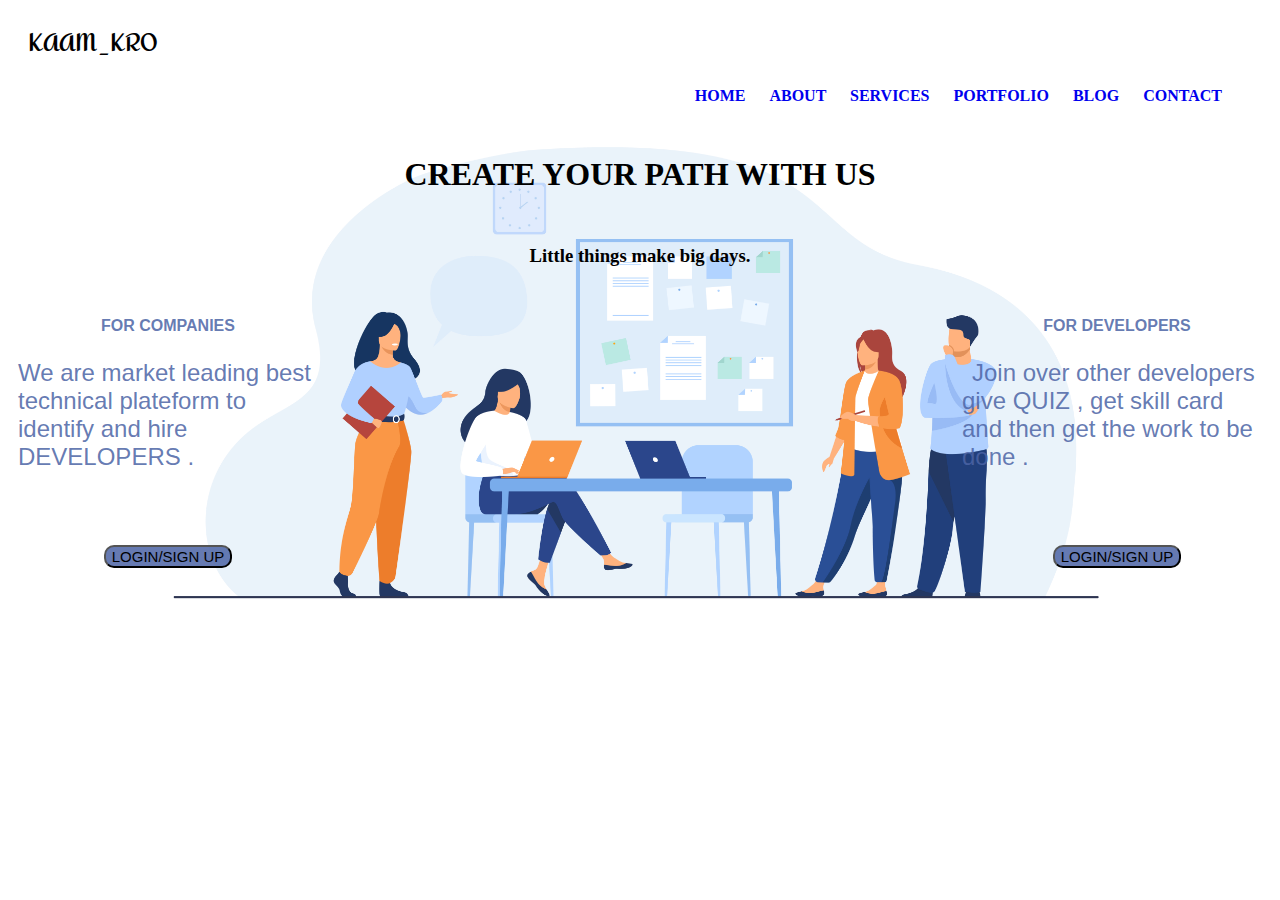
<file: index.html>
<!DOCTYPE html>
<html lang="en">
<head>
    <link href='https://fonts.googleapis.com/css?family=Amita' rel='stylesheet'>
    <meta charset="UTF-8">
    <meta http-equiv="X-UA-Compatible" content="IE=edge">
    <meta name="viewport" content="width=device-width, initial-scale=1.0">
    <title>INDEX_PAGE</title>
    <style>
        .container{  
text-align: center;  
border: 7px ;  
width: 300px;  
height: 50px;  
padding-top: 50px;  
}  
#btn{  
font-size: 15px;  
background-color:  rgba(76, 100, 165, 0.856);
border-radius: 10px;
}  
body {
 background-image: url("bg.jpg");
 background-color: #ffffff;
 background-repeat: no-repeat;
 background-size: 80%;
 background-blend-mode:normal;
 background-position-x: center;
 background-position-y: 50px;
 
}
.navi{
    text-align: right;
    padding-right: 50px;
    font-weight: bold;
    font-family:cursive;
    color: rgba(61, 46, 46, 0.493)
    
     }
     a{
         text-decoration: none;
     }
.clas{
       padding-left: 10px;
       margin-left: 10px;
      /* font-family: 'Segoe UI', Tahoma, Geneva, Verdana, sans-serif; */
     /* font-weight: bold; */
     }
     h1{
         text-align: center;
         padding-top: 30px;
     }
    h3{
        text-align: center;
        text-decoration-style: wavy;
        padding-top: 30px;
        font-family: cursive;
    }
    .title{
        font-family: cursive;
    }
    </style>
    
       
    
</head>
<body>
    <div>
    <header>
        <h2 style=" font-family:'Amita' ;font-weight: bolder; padding-left: 20px;font-size: x-large;"> KAAM_KRO</h2>
        <nav class="navi">
            <a class="clas" href="#">HOME</a>
            <a class="clas" href="#">ABOUT</a>
            <a class="clas" href="#">SERVICES</a>
            <a class="clas" href="#">PORTFOLIO</a>
            <a class="clas" href="#">BLOG</a>
            <a class="clas" href="#">CONTACT</a>

        </nav>
    </header>
    <div>
        
        <h1 class="title" >CREATE YOUR PATH WITH US</h1>
        <h3> Little things make big days.</h3>
        
        <div   style="width: 300px; float:left; height:300px; color: rgba(76, 100, 165, 0.856); font-family:'Gill Sans', 'Gill Sans MT', Calibri, 'Trebuchet MS', sans-serif;  margin:10px">
             <h4 style="text-align: center;"> FOR COMPANIES</h4>
                <p style="font-size:x-large;"> We are market leading best technical plateform
                to identify and hire   DEVELOPERS . </p>
                
    
                <div class="container">  
                  <a href="SIGNUPREC.html"></a>  <button id ="btn"> LOGIN/SIGN UP</button>  </a>
                    </div> 
            
            </div>
            <div style="width: 300px; color: rgba(76, 100, 165, 0.856); float:right; text-indent: 10px; height:300px; font-family: 'Gill Sans', 'Gill Sans MT', Calibri, 'Trebuchet MS', sans-serif;  margin:10px">
                <h4 style="text-align: center;">  FOR DEVELOPERS</h4>
                
                   <p style="font-size: x-large;">Join over other developers give QUIZ ,
                    get skill card and then get the work 
                    to be done .
                </p> 
                     

                     <div class="container">  
                        <button type="button" id ="btn" onclick="document.location='SIGNUPEMP.html'"> LOGIN/SIGN UP </button>  
                        </div> 

                    
                 
            </div>
    </div>
</div>
</body>
</html>
</file>
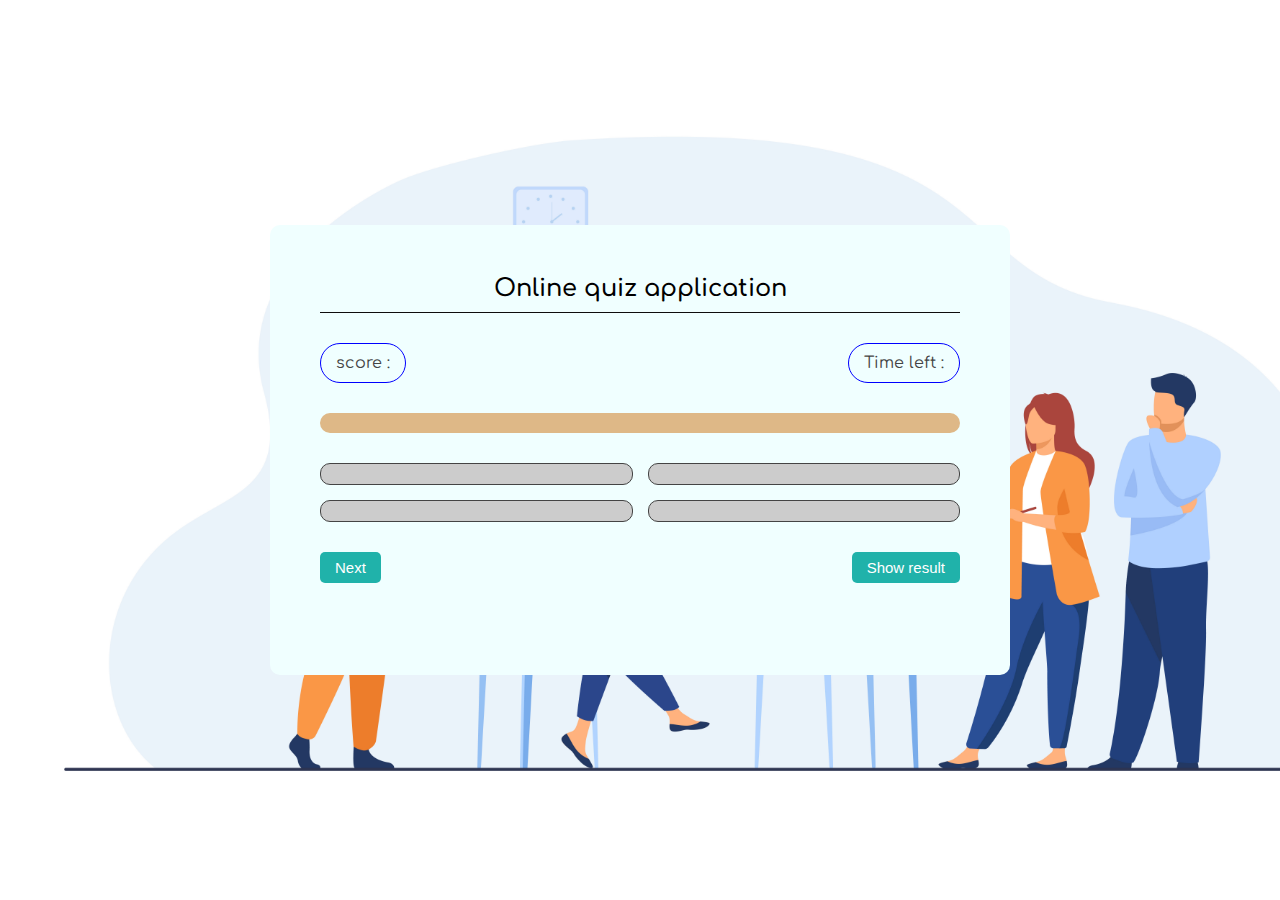
<file: questions.html>
<!DOCTYPE html>
<html lang="en">
    <head>
        <meta charset="UTF-8" />
        <meta name="viewport" content="width=device-width, initial-scale=1.0" />
        <title> Online Test</title>
        <link rel="stylesheet" href="style.css" />
        <style>
             /*  */
            
        </style>
    </head>
    <body>
        <!-- content here  -->
        <div class="box" id ="questionScreen">
          <div class="title">
             Online quiz application
            </div>
             <div class="header">
                 <div class="scoreBox"> 
                   score : <span></span>
                 </div>
                     <div class="timerBox">
                    Time left : <span></span>
                     </div>
             </div>
             <div class="questionBox">
                <!-- "What does HTML stand for?" -->
                <span></span>
             </div> 
             <div class="optionBox">
                 <span onclick="checkAnswer(this)" data-opt="1"></span>
                 <span onclick="checkAnswer(this)"  data-opt="2"></span>
                 <span onclick="checkAnswer(this)"  data-opt="3"></span>
                 <span onclick="checkAnswer(this)"  data-opt="4"></span>
             </div>
             <div class="footer">
                 <button onclick="showNext()">Next</button>
                 <button>Show result</button>
             </div>
          </div>
          <div class="box" id="resultScreen" style="display: none;">
            <div class="title">
                Result
            </div>
            <div class="resultBox">
                <label>Question</label>
                <span id="totalQuestions">0</span>
                <label for="">Attempt :</label>
                <span id="attemptQuestions">0</span>
                <label>Correct</label>
                <span id="correctAnswers">0</span>
                <label>Wrong</label>
                <span id="wrongAnswers">0</span>
            </div>
            <div class="buttonBox">
                <a href="profile_page.html">Home</a>
            </div>
    
        </div>
         
    </body>
    <script src="jquery-3.5.1.min.js"></script>
    <script src="quiz.js"></script>
    <script src="script.js"></script>
</html>
</file>
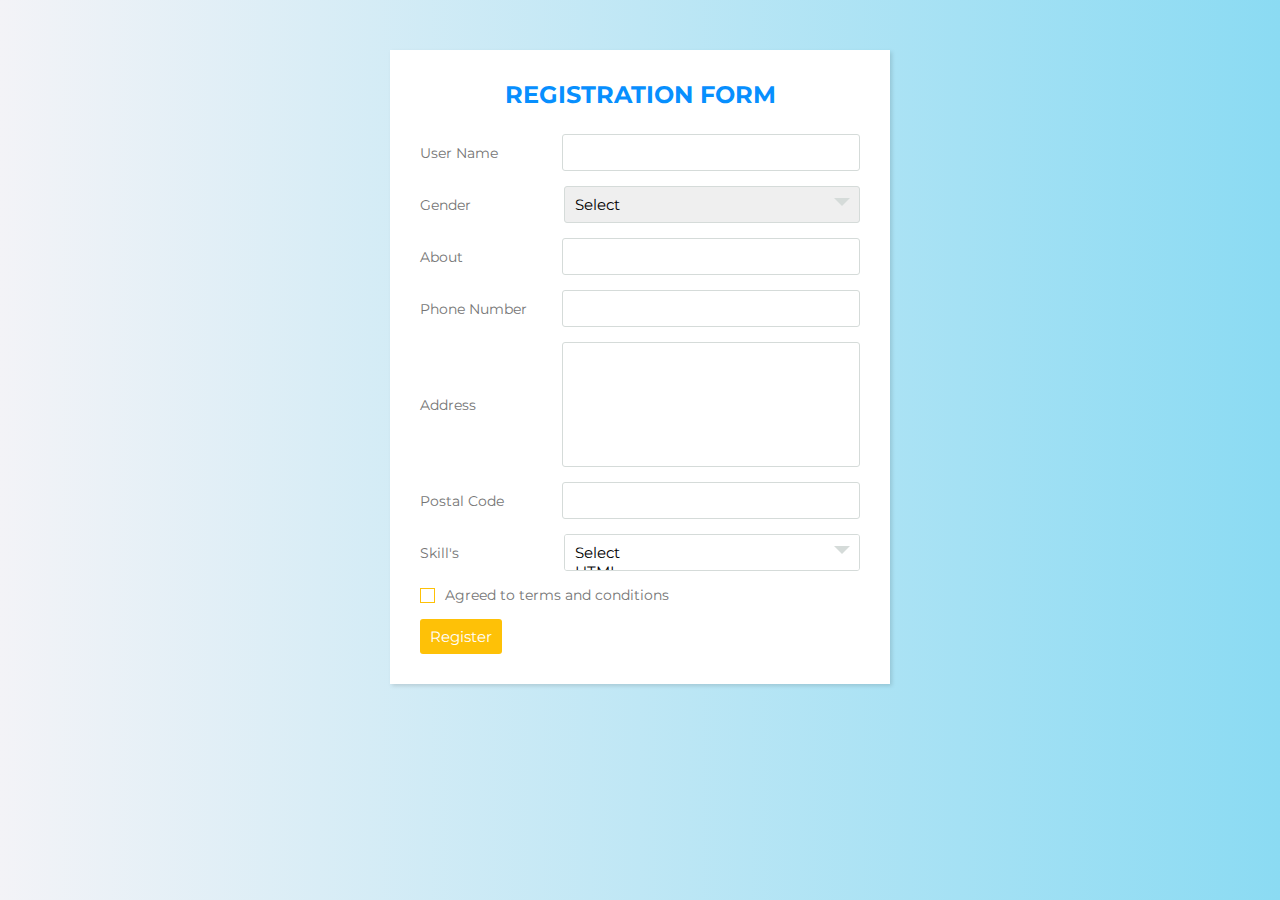
<file: Registration.html>
<!DOCTYPE html>
<html lang="en">
<head>
    <meta charset="UTF-8">
    <meta http-equiv="X-UA-Compatible" content="IE=edge">
    <meta name="viewport" content="width=<div class="wrapper">
        
    <title>REGISTRATION FORM</title>
    <style>
        @import url('https://fonts.googleapis.com/css?family=Montserrat:400,700&display=swap');

*{
  margin: 0;
  padding: 0;
  box-sizing: border-box;
  font-family: 'Montserrat', sans-serif;
}
body{
    background: -webkit-linear-gradient(left, #f3f3f7, #8bdbf3);
    padding: 0 10px;
}
.wrapper{
  max-width: 500px;
  width: 100%;
  background: #fff;
  margin: 50px auto;
  box-shadow: 2px 2px 4px rgba(0,0,0,0.125);
  padding: 30px;
}

.wrapper .title{
  font-size: 24px;
  font-weight: 700;
  margin-bottom: 25px;
  color: #078ffe;
  text-transform: uppercase;
  text-align: center;
}

.wrapper .form{
  width: 100%;
}

.wrapper .form .inputfield{
  margin-bottom: 15px;
  display: flex;
  align-items: center;
}

.wrapper .form .inputfield label{
   width: 200px;
   color: #757575;
   margin-right: 10px;
  font-size: 14px;
}

.wrapper .form .inputfield .input,
.wrapper .form .inputfield .textarea{
  width: 100%;
  outline: none;
  border: 1px solid #d5dbd9;
  font-size: 15px;
  padding: 8px 10px;
  border-radius: 3px;
  transition: all 0.3s ease;
}

.wrapper .form .inputfield .textarea{
  width: 100%;
  height: 125px;
  resize: none;
}

.wrapper .form .inputfield .custom_select{
  position: relative;
  width: 100%;
  height: 37px;
}

.wrapper .form .inputfield .custom_select:before{
  content: "";
  position: absolute;
  top: 12px;
  right: 10px;
  border: 8px solid;
  border-color: #d5dbd9 transparent transparent transparent;
  pointer-events: none;
}

.wrapper .form .inputfield .custom_select select{
  -webkit-appearance: none;
  -moz-appearance:   none;
  appearance:        none;
  outline: none;
  width: 100%;
  height: 100%;
  border: 0px;
  padding: 8px 10px;
  font-size: 15px;
  border: 1px solid #d5dbd9;
  border-radius: 3px;
}


.wrapper .form .inputfield .input:focus,
.wrapper .form .inputfield .textarea:focus,
.wrapper .form .inputfield .custom_select select:focus{
  border: 1px solid #fec107;
}

.wrapper .form .inputfield p{
   font-size: 14px;
   color: #757575;
}
.wrapper .form .inputfield .check{
  width: 15px;
  height: 15px;
  position: relative;
  display: block;
  cursor: pointer;
}
.wrapper .form .inputfield .check input[type="checkbox"]{
  position: absolute;
  top: 0;
  left: 0;
  opacity: 0;
}
.wrapper .form .inputfield .check .checkmark{
  width: 15px;
  height: 15px;
  border: 1px solid #fec107;
  display: block;
  position: relative;
}
.wrapper .form .inputfield .check .checkmark:before{
  content: "";
  position: absolute;
  top: 1px;
  left: 2px;
  width: 5px;
  height: 2px;
  border: 2px solid;
  border-color: transparent transparent #fff #fff;
  transform: rotate(-45deg);
  display: none;
}
.wrapper .form .inputfield .check input[type="checkbox"]:checked ~ .checkmark{
  background: #fec107;
}

.wrapper .form .inputfield .check input[type="checkbox"]:checked ~ .checkmark:before{
  display: block;
}

.wrapper .form .inputfield .btn{
  width: 100%;
   padding: 8px 10px;
  font-size: 15px; 
  border: 0px;
  background:  #fec107;
  color: #fff;
  cursor: pointer;
  border-radius: 3px;
  outline: none;
}

.wrapper .form .inputfield .btn:hover{
  background: #ffd658;
}

.wrapper .form .inputfield:last-child{
  margin-bottom: 0;
}

@media (max-width:420px) {
  .wrapper .form .inputfield{
    flex-direction: column;
    align-items: flex-start;
  }
  .wrapper .form .inputfield label{
    margin-bottom: 5px;
  }
  .wrapper .form .inputfield.terms{
    flex-direction: row;
  }
}
    </style>
</head>
<body>
    <div class="wrapper">
        <div class="title">
          Registration Form
        </div>
        <div class="form">
           <div class="inputfield">
              <label>User Name</label>
              <input type="text" class="input">
           </div>  
            
            <div class="inputfield">
              <label>Gender</label>
              <div class="custom_select">
                <select>
                  <option value="">Select</option>
                  <option value="male">Male</option>
                  <option value="female">Female</option>
                </select>
              </div>
           </div> 
            <div class="inputfield">
              <label>About</label>
              <input type="text" class="input">
           </div> 
          <div class="inputfield">
              <label>Phone Number</label>
              <input type="number" class="input">
           </div> 
          <div class="inputfield">
              <label>Address</label>
              <textarea class="textarea"></textarea>
           </div> 
          <div class="inputfield">
              <label>Postal Code</label>
              <input type="text" class="input">
           </div> 
           <div class="inputfield">
            <label>Skill's</label>
            <div class="custom_select">
              <select multiple>
                <option value="">Select</option>
                <option value="HTML">HTML</option>
                <option value="CSS">CSS</option>
                <option value="HTML">JAVASCRIPT</option>
                <option value="HTML">C++</option>
                <option value="HTML">JAVA</option>
              </select>
            </div>
         </div> 
          <div class="inputfield terms">
              <label class="check">
                <input type="checkbox">
                <span class="checkmark"></span>
              </label>
              <p>Agreed to terms and conditions</p>
           </div> 
          <div class="inputfield">
           <a href="profile_page.html"> <input type="submit" value="Register" class="btn"></a>
          </div>
        </div>
    </div>
</body>
</html>
</file>
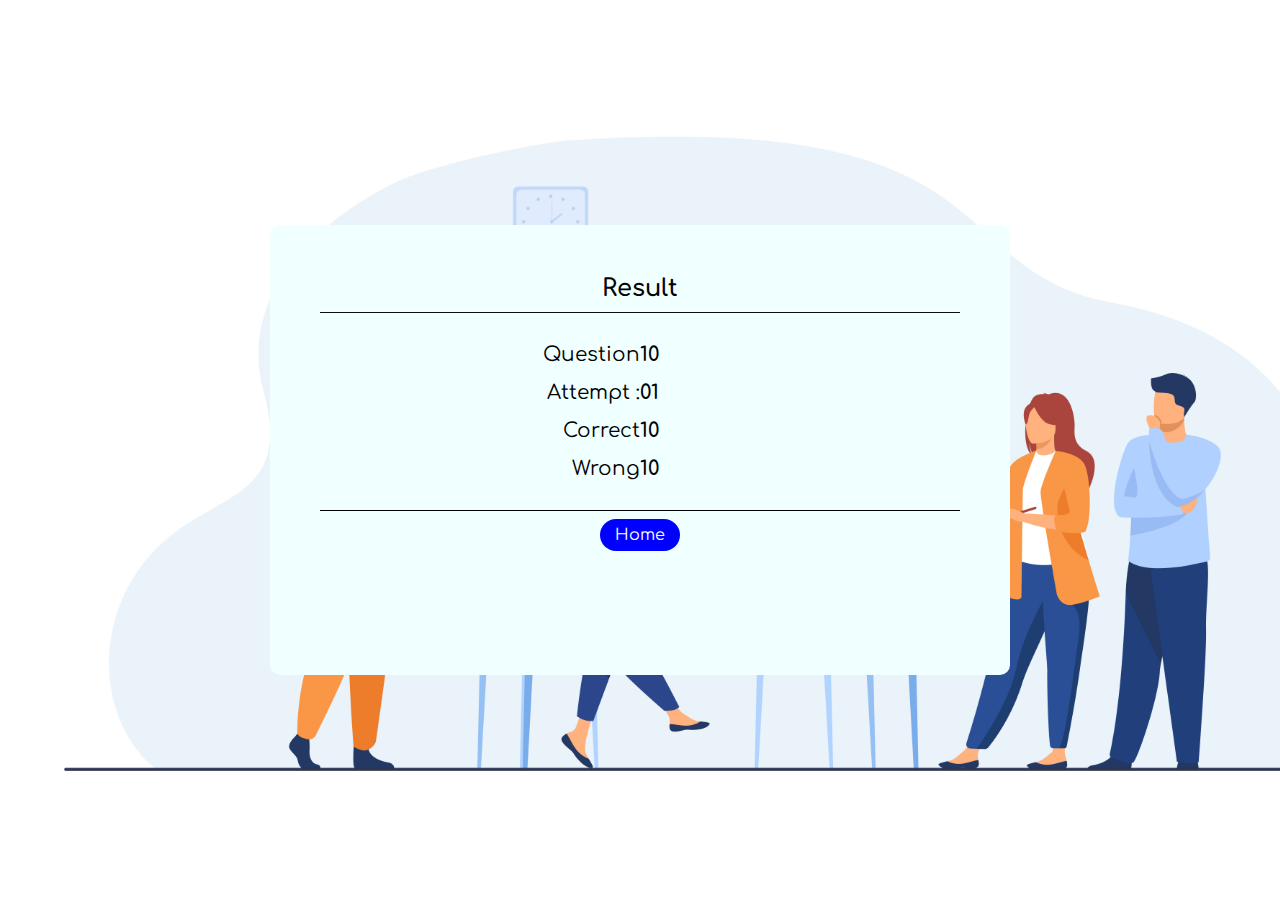
<file: result.html>
<!DOCTYPE html>
<html lang="en">
<head>
    <meta charset="UTF-8">
    <meta http-equiv="X-UA-Compatible" content="IE=edge">
    <meta name="viewport" content="width=device-width, initial-scale=1.0">
    <title>Document</title>
    <link rel="stylesheet" href="style.css" />
</head>
<body>
    <div class="box" id="resultScreen">
        <div class="title">
            Result
        </div>
        <div class="resultBox">
            <label>Question</label>
            <span id="totalQuestions">10</span>
            <label for="">Attempt :</label>
            <span id="attemptQuestions">01</span>
            <label>Correct</label>
            <span id="correctAnswers">10</span>
            <label>Wrong</label>
            <span id="wrongAnswers">10</span>
        </div>
        <div class="buttonBox">
            <a href="profile_page.html">Home</a>
        </div>

    </div>
</body>
</html>
</file>
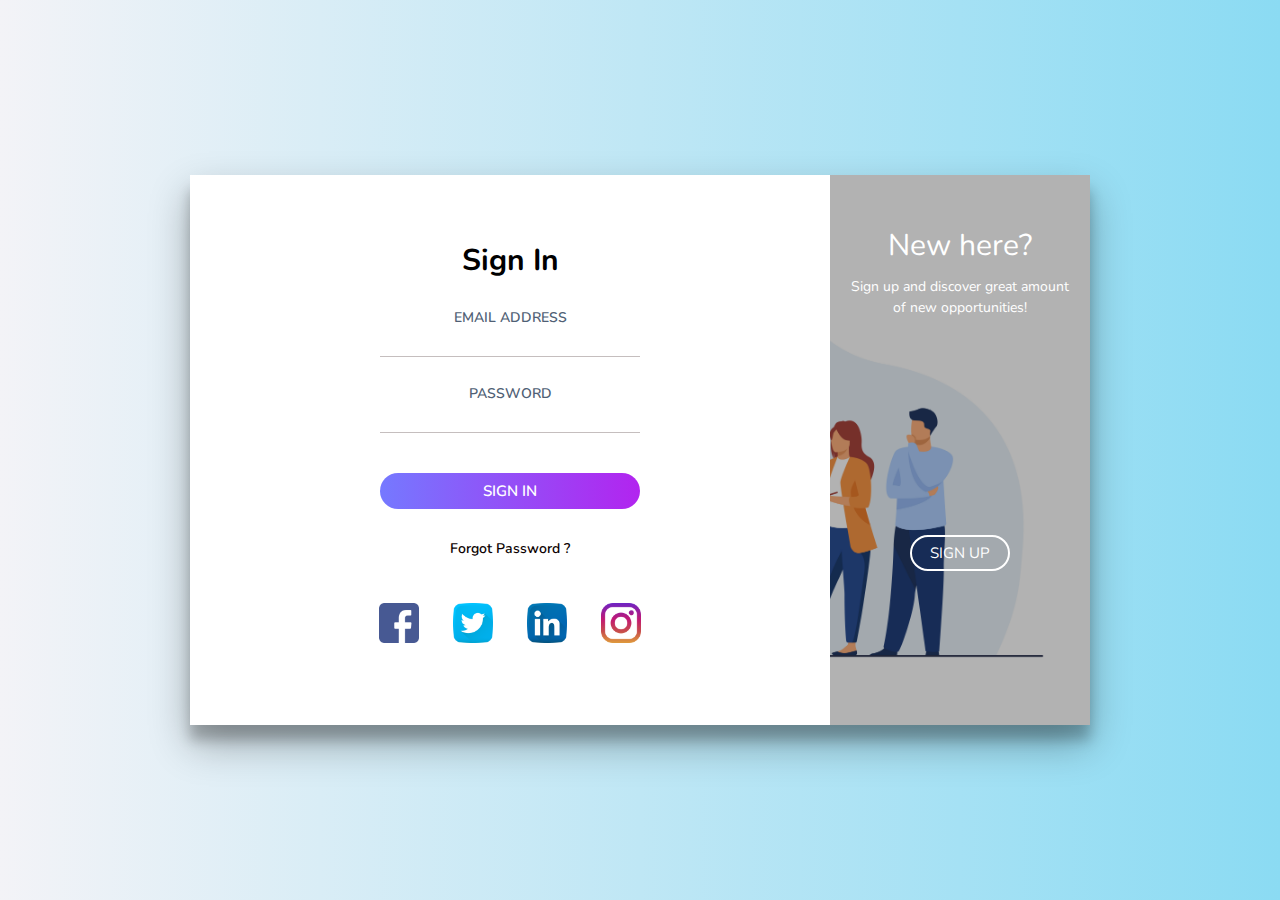
<file: SIGNUP.html>
<!DOCTYPE html>
<html>
<head>
	<title>SIGN IN /SIGN UP</title>
	<meta charset="UTF-8">
	<meta name="viewport" content="width=device-width, initial-scale=1">
  <link href="https://fonts.googleapis.com/css?family=Nunito:400,600,700,800&display=swap" rel="stylesheet">
  <style>
      *, *:before, *:after{
  margin: 0;
  padding: 0;
  box-sizing: border-box;
  font-family: 'Nunito', sans-serif;
}

body{
  width: 100%;
  height: 100vh;
  display: flex;
  justify-content: center;
  align-items: center;
  background: -webkit-linear-gradient(left, #f3f3f7, #8bdbf3);
  font-family: 'Nunito', sans-serif;
}

input, button{
  border:none;
  outline: none;
  background: none;
}

.cont{
  overflow: hidden;
  position: relative;
  width: 900px;
  height: 550px;
  background: #fff;
  box-shadow: 0 19px 38px rgba(0, 0, 0, 0.30), 0 15px 12px rgba(0, 0, 0, 0.22);
}

.form{
  position: relative;
  width: 640px;
  height: 100%;
  padding: 50px 30px;
  -webkit-transition:-webkit-transform 1.2s ease-in-out;
  transition: -webkit-transform 1.2s ease-in-out;
  transition: transform 1.2s ease-in-out;
  transition: transform 1.2s ease-in-out, -webkit-transform 1.2s ease-in-out;
}

h2{
  width: 100%;
  font-size: 30px;
  text-align: center;
}

label{
  display: block;
  width: 260px;
  margin: 25px auto 0;
  text-align: center;
}

label span{
  font-size: 14px;
  font-weight: 600;
  color: #505f75;
  text-transform: uppercase;
}

input{
  display: block;
  width: 100%;
  margin-top: 5px;
  font-size: 16px;
  padding-bottom: 5px;
  border-bottom: 1px solid rgba(109, 93, 93, 0.4);
  text-align: center;
  font-family: cursive 
}

button{
  display: block;
  margin: 0 auto;
  width: 260px;
  height: 36px;
  border-radius: 30px;
  color: #fff;
  font-size: 15px;
  cursor: pointer;
}

.submit{
  margin-top: 40px;
  margin-bottom: 30px;
  text-transform: uppercase;
  font-weight: 600;
  font-family: 'Nunito', sans-serif;
  background: -webkit-linear-gradient(left, #7579ff, #b224ef);
}

.submit:hover{
  background: -webkit-linear-gradient(left, #b224ef, #7579ff);
}

.forgot-pass{
  margin-top: 15px;
  text-align: center;
  font-size: 14px;
  font-weight: 600;
  color: #0c0101;
  cursor: pointer;
}

.forgot-pass:hover{
  color: red;
}

.social-media{
  width: 100%;
  text-align: center;
  margin-top: 20px;
}

.social-media ul{
  list-style: none;
}

.social-media ul li{
  display: inline-block;
  cursor: pointer;
  margin: 25px 15px;
}

.social-media img{
  width: 40px;
  height: 40px;
}

.sub-cont{
  overflow: hidden;
  position: absolute;
  left: 640px;
  top: 0;
  width: 900px;
  height: 100%;
  padding-left: 260px;
  background: #fff;
  -webkit-transition: -webkit-transform 1.2s ease-in-out;
  transition: -webkit-transform 1.2s ease-in-out;
  transition: transform 1.2s ease-in-out;
}

.cont.s-signup .sub-cont{
  -webkit-transform:translate3d(-640px, 0, 0);
          transform:translate3d(-640px, 0, 0);
}

.img{
  overflow: hidden;
  z-index: 2;
  position: absolute;
  left: 0;
  top: 0;
  width: 260px;
  height: 100%;
  padding-top: 360px;
}

.img:before{
  content: '';
  position: absolute;
  right: 0;
  top: 0;
  width: 900px;
  height: 100%;
  background-image: url(bg.jpg);
  background-size: cover;
  transition: -webkit-transform 1.2s ease-in-out;
  transition: transform 1.2s ease-in-out, -webkit-transform 1.2s ease-in-out;
}

.img:after{
  content: '';
  position: absolute;
  left: 0;
  top: 0;
  width: 100%;
  height: 100%;
  background: rgba(0,0,0,0.3);
}

.cont.s-signup .img:before{
  -webkit-transform:translate3d(640px, 0, 0);
          transform:translate3d(640px, 0, 0);
}

.img-text{
  z-index: 2;
  position: absolute;
  left: 0;
  top: 50px;
  width: 100%;
  padding: 0 20px;
  text-align: center;
  color: #fff;
  -webkit-transition:-webkit-transform 1.2s ease-in-out;
  transition: -webkit-transform 1.2s ease-in-out;
  transition: transform 1.2s ease-in-out, -webkit-transform 1.2s ease-in-out;
}

.img-text h2{
  margin-bottom: 10px;
  font-weight: normal;
}

.img-text p{
  font-size: 14px;
  line-height: 1.5;
}

.cont.s-signup .img-text.m-up{
  -webkit-transform:translateX(520px);
          transform:translateX(520px);
}

.img-text.m-in{
  -webkit-transform:translateX(-520px);
          transform:translateX(-520px);
}

.cont.s-signup .img-text.m-in{
  -webkit-transform:translateX(0);
          transform:translateX(0);
}


.sign-in{
  padding-top: 65px;
  -webkit-transition-timing-function:ease-out;
          transition-timing-function:ease-out;
}

.cont.s-signup .sign-in{
  -webkit-transition-timing-function:ease-in-out;
          transition-timing-function:ease-in-out;
  -webkit-transition-duration:1.2s;
          transition-duration:1.2s; 
  -webkit-transform:translate3d(640px, 0, 0);
          transform:translate3d(640px, 0, 0);
}

.img-btn{
  overflow: hidden;
  z-index: 2;
  position: relative;
  width: 100px;
  height: 36px;
  margin: 0 auto;
  background: transparent;
  color: #fff;
  text-transform: uppercase;
  font-size: 15px;
  cursor: pointer;
}

.img-btn:after{
  content: '';
  z-index: 2;
  position: absolute;
  left: 0;
  top: 0;
  width: 100%;
  height: 100%;
  border: 2px solid #fff;
  border-radius: 30px;
}

.img-btn span{
  position: absolute;
  left: 0;
  top: 0;
  display: -webkit-box;
  display: flex;
  -webkit-box-pack:center;
  justify-content: center;
  align-items: center;
  width: 100%;
  height: 100%;
  -webkit-transition:-webkit-transform 1.2s;
  transition: -webkit-transform 1.2s;
  transition: transform 1.2s;
  transition: transform 1.2s, -webkit-transform 1.2s;;
}

.img-btn span.m-in{
  -webkit-transform:translateY(-72px);
          transform:translateY(-72px);
}

.cont.s-signup .img-btn span.m-in{
  -webkit-transform:translateY(0);
          transform:translateY(0);
}

.cont.s-signup .img-btn span.m-up{
  -webkit-transform:translateY(72px);
          transform:translateY(72px);
}

.sign-up{
  -webkit-transform:translate3d(-900px, 0, 0);
          transform:translate3d(-900px, 0, 0);
}

.cont.s-signup .sign-up{
  -webkit-transform:translate3d(0, 0, 0);
          transform:translate3d(0, 0, 0);
}
  </style>
</head>
<body>
    <!-- <header style=" padding-bottom: 600px; text-align: center;">
        <h1>KAAM KRO</h1>
    </header> -->
  <div class="cont">
    <div class="form sign-in">
      <h2>Sign In</h2>
      <label>
        <span>Email Address</span>
        <input type="email" name="email">
      </label>
      <label>
        <span>Password</span>
        <input type="password" name="password">
      </label>
      <button class="submit" type="button">Sign In</button>
      <p class="forgot-pass">Forgot Password ?</p>

      <div class="social-media">
        <ul>
          <li><img src="facebook.png"></li>
          <li><img src="twitter.png"></li>
          <li><img src="linkedin.png"></li>
          <li><img src="instagram.png"></li>
        </ul>
      </div>
    </div>

    <div class="sub-cont">
      <div class="img">
        <div class="img-text m-up">
          <h2>New here?</h2>
          <p>Sign up and discover great amount of new opportunities!</p>
        </div>
        <div class="img-text m-in">
          <h2>One of us?</h2>
          <p>If you already has an account, just sign in. We've missed you!</p>
        </div>
        <div class="img-btn">
          <span class="m-up">Sign Up</span>
          <span class="m-in">Sign In</span>
        </div>
      </div>
      <div class="form sign-up">
        <h2>Sign Up</h2>
        <label>
          <span>Name</span>
          <input type="text" placeholder="ATUL MISHRA">
        </label>
        <label>
          <span>Email</span>
          <input type="email" placeholder="tomanjerry7189@gmail.com">
        </label>
        <label>
          <span>Password</span>
          <input type="password" placeholder=" hdbjbhc,bh">
        </label>
        <label>
          <span>Confirm Password</span>
          <input type="password" placeholder="hdbjbhc,bh">
        </label>
        <button type="button" class="submit">Sign Up Now</button>
      </div>
    </div>
  </div>
<script type="text/javascript" src="script.js"></script>
</body>
</html>
</file>
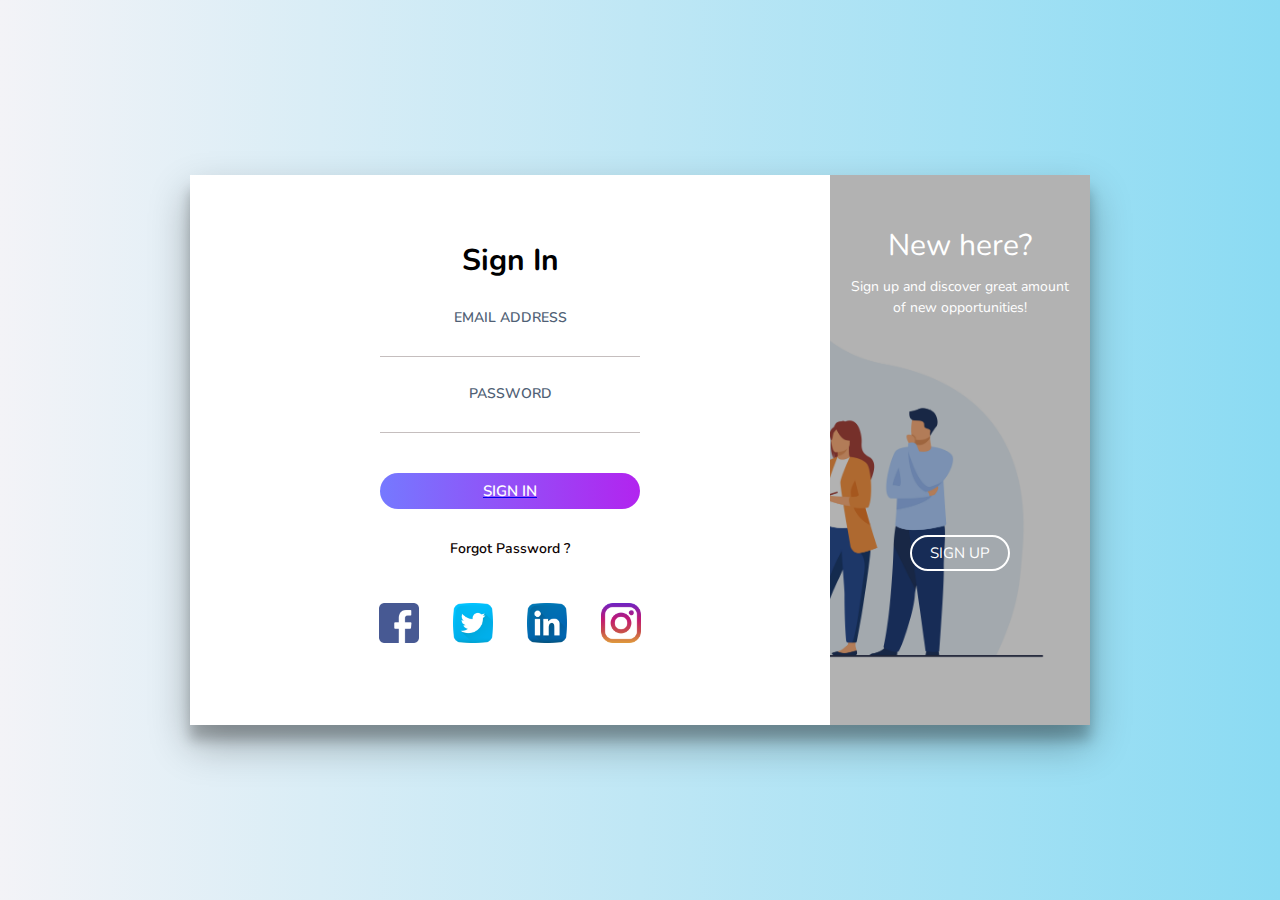
<file: SIGNUPEMP.html>
<!DOCTYPE html>
<html>
<head>
	<title>SIGN IN /SIGN UP</title>
	<meta charset="UTF-8">
	<meta name="viewport" content="width=device-width, initial-scale=1">
  <link href="https://fonts.googleapis.com/css?family=Nunito:400,600,700,800&display=swap" rel="stylesheet">
  <style>
      *, *:before, *:after{
  margin: 0;
  padding: 0;
  box-sizing: border-box;
  font-family: 'Nunito', sans-serif;
}

body{
  width: 100%;
  height: 100vh;
  display: flex;
  justify-content: center;
  align-items: center;
  background: -webkit-linear-gradient(left, #f3f3f7, #8bdbf3);
  font-family: 'Nunito', sans-serif;
}

input, button{
  border:none;
  outline: none;
  background: none;
}

.cont{
  overflow: hidden;
  position: relative;
  width: 900px;
  height: 550px;
  background: #fff;
  box-shadow: 0 19px 38px rgba(0, 0, 0, 0.30), 0 15px 12px rgba(0, 0, 0, 0.22);
}

.form{
  position: relative;
  width: 640px;
  height: 100%;
  padding: 50px 30px;
  -webkit-transition:-webkit-transform 1.2s ease-in-out;
  transition: -webkit-transform 1.2s ease-in-out;
  transition: transform 1.2s ease-in-out;
  transition: transform 1.2s ease-in-out, -webkit-transform 1.2s ease-in-out;
}

h2{
  width: 100%;
  font-size: 30px;
  text-align: center;
}

label{
  display: block;
  width: 260px;
  margin: 25px auto 0;
  text-align: center;
}

label span{
  font-size: 14px;
  font-weight: 600;
  color: #505f75;
  text-transform: uppercase;
}

input{
  display: block;
  width: 100%;
  margin-top: 5px;
  font-size: 16px;
  padding-bottom: 5px;
  border-bottom: 1px solid rgba(109, 93, 93, 0.4);
  text-align: center;
  font-family: cursive 
}

button{
  display: block;
  margin: 0 auto;
  width: 260px;
  height: 36px;
  border-radius: 30px;
  color: #fff;
  font-size: 15px;
  cursor: pointer;
}

.submit{
  margin-top: 40px;
  margin-bottom: 30px;
  text-transform: uppercase;
  font-weight: 600;
  font-family: 'Nunito', sans-serif;
  background: -webkit-linear-gradient(left, #7579ff, #b224ef);
}

.submit:hover{
  background: -webkit-linear-gradient(left, #b224ef, #7579ff);
}

.forgot-pass{
  margin-top: 15px;
  text-align: center;
  font-size: 14px;
  font-weight: 600;
  color: #0c0101;
  cursor: pointer;
}

.forgot-pass:hover{
  color: red;
}

.social-media{
  width: 100%;
  text-align: center;
  margin-top: 20px;
}

.social-media ul{
  list-style: none;
}

.social-media ul li{
  display: inline-block;
  cursor: pointer;
  margin: 25px 15px;
}

.social-media img{
  width: 40px;
  height: 40px;
}

.sub-cont{
  overflow: hidden;
  position: absolute;
  left: 640px;
  top: 0;
  width: 900px;
  height: 100%;
  padding-left: 260px;
  background: #fff;
  -webkit-transition: -webkit-transform 1.2s ease-in-out;
  transition: -webkit-transform 1.2s ease-in-out;
  transition: transform 1.2s ease-in-out;
}

.cont.s-signup .sub-cont{
  -webkit-transform:translate3d(-640px, 0, 0);
          transform:translate3d(-640px, 0, 0);
}

.img{
  overflow: hidden;
  z-index: 2;
  position: absolute;
  left: 0;
  top: 0;
  width: 260px;
  height: 100%;
  padding-top: 360px;
}

.img:before{
  content: '';
  position: absolute;
  right: 0;
  top: 0;
  width: 900px;
  height: 100%;
  background-image: url(bg.jpg);
  background-size: cover;
  transition: -webkit-transform 1.2s ease-in-out;
  transition: transform 1.2s ease-in-out, -webkit-transform 1.2s ease-in-out;
}

.img:after{
  content: '';
  position: absolute;
  left: 0;
  top: 0;
  width: 100%;
  height: 100%;
  background: rgba(0,0,0,0.3);
}

.cont.s-signup .img:before{
  -webkit-transform:translate3d(640px, 0, 0);
          transform:translate3d(640px, 0, 0);
}

.img-text{
  z-index: 2;
  position: absolute;
  left: 0;
  top: 50px;
  width: 100%;
  padding: 0 20px;
  text-align: center;
  color: #fff;
  -webkit-transition:-webkit-transform 1.2s ease-in-out;
  transition: -webkit-transform 1.2s ease-in-out;
  transition: transform 1.2s ease-in-out, -webkit-transform 1.2s ease-in-out;
}

.img-text h2{
  margin-bottom: 10px;
  font-weight: normal;
}

.img-text p{
  font-size: 14px;
  line-height: 1.5;
}

.cont.s-signup .img-text.m-up{
  -webkit-transform:translateX(520px);
          transform:translateX(520px);
}

.img-text.m-in{
  -webkit-transform:translateX(-520px);
          transform:translateX(-520px);
}

.cont.s-signup .img-text.m-in{
  -webkit-transform:translateX(0);
          transform:translateX(0);
}


.sign-in{
  padding-top: 65px;
  -webkit-transition-timing-function:ease-out;
          transition-timing-function:ease-out;
}

.cont.s-signup .sign-in{
  -webkit-transition-timing-function:ease-in-out;
          transition-timing-function:ease-in-out;
  -webkit-transition-duration:1.2s;
          transition-duration:1.2s; 
  -webkit-transform:translate3d(640px, 0, 0);
          transform:translate3d(640px, 0, 0);
}

.img-btn{
  overflow: hidden;
  z-index: 2;
  position: relative;
  width: 100px;
  height: 36px;
  margin: 0 auto;
  background: transparent;
  color: #fff;
  text-transform: uppercase;
  font-size: 15px;
  cursor: pointer;
}

.img-btn:after{
  content: '';
  z-index: 2;
  position: absolute;
  left: 0;
  top: 0;
  width: 100%;
  height: 100%;
  border: 2px solid #fff;
  border-radius: 30px;
}

.img-btn span{
  position: absolute;
  left: 0;
  top: 0;
  display: -webkit-box;
  display: flex;
  -webkit-box-pack:center;
  justify-content: center;
  align-items: center;
  width: 100%;
  height: 100%;
  -webkit-transition:-webkit-transform 1.2s;
  transition: -webkit-transform 1.2s;
  transition: transform 1.2s;
  transition: transform 1.2s, -webkit-transform 1.2s;;
}

.img-btn span.m-in{
  -webkit-transform:translateY(-72px);
          transform:translateY(-72px);
}

.cont.s-signup .img-btn span.m-in{
  -webkit-transform:translateY(0);
          transform:translateY(0);
}

.cont.s-signup .img-btn span.m-up{
  -webkit-transform:translateY(72px);
          transform:translateY(72px);
}

.sign-up{
  -webkit-transform:translate3d(-900px, 0, 0);
          transform:translate3d(-900px, 0, 0);
}

.cont.s-signup .sign-up{
  -webkit-transform:translate3d(0, 0, 0);
          transform:translate3d(0, 0, 0);
}
  </style>
</head>
<body>
    <!-- <header style=" padding-bottom: 600px; text-align: center;">
        <h1>KAAM KRO</h1>
    </header> -->
  <div class="cont">
    <div class="form sign-in">
      <h2>Sign In</h2>
      <label>
        <span>Email Address</span>
        <input type="email" name="email">
      </label>
      <label>
        <span>Password</span>
        <input type="password" name="password">
      </label>
     <a href="profile_page.html"> <button class="submit" type="button">Sign In</button> </a>
      <p class="forgot-pass">Forgot Password ?</p>

      <div class="social-media">
        <ul>
          <li><img src="facebook.png"></li>
          <li><img src="twitter.png"></li>
          <li><img src="linkedin.png"></li>
          <li><img src="instagram.png"></li>
        </ul>
      </div>
    </div>

    <div class="sub-cont">
      <div class="img">
        <div class="img-text m-up">
          <h2>New here?</h2>
          <p>Sign up and discover great amount of new opportunities!</p>
        </div>
        <div class="img-text m-in">
          <h2>One of us?</h2>
          <p>If you already has an account, just sign in. We've missed you!</p>
        </div>
        <div class="img-btn">
          <span class="m-up">Sign Up</span>
          <span class="m-in">Sign In</span>
        </div>
      </div>
      <div class="form sign-up">
        <h2>Sign Up</h2>
        <label>
          <span>Name</span>
          <input type="text" placeholder="ATUL MISHRA">
        </label>
        <label>
          <span>Email</span>
          <input type="email" placeholder="tomanjerry7189@gmail.com">
        </label>
        <label>
          <span>Password</span>
          <input type="password" placeholder=" hdbjbhc,bh">
        </label>
        <label>
          <span>Confirm Password</span>
          <input type="password" placeholder="hdbjbhc,bh">
        </label>
        <a href="Registration.html"><button type="button" class="submit">Sign Up Now</button></a>
      </div>
    </div>
  </div>
<script type="text/javascript" src="script.js"></script>
</body>
</html>
</file>
<file: style.css>
@import url('https://fonts.googleapis.com/css2?family=Comfortaa:wght@400;500;600;700&display=swap');
*{
    margin: 0;
    padding: 0;
    box-sizing: border-box;
}
body{
 font-family: 'Comfortaa', cursive;
 background-image: url("bg.jpg");
 background-size: cover;
 display: flex;
 justify-content: center;
 align-items: center;
 min-height: 100vh;
}
.container{
  width: 940px;
  background-color: cornsilk;
  box-shadow: darkgrey;
  min-height: 350px;
  padding: 80px 90px;
  border-radius: 16px ;
  display: flex;
}
.leftside,.rightside{
    width: 50%;

}
.rightside h1{
    color: darkslateblue;
}
.rightside h2{
    color: darkslateblue;
    margin: 20px auto 10px;
    font-size: 25px;
}
.rightside ul{
    color: darkslateblue;
    font-size: 18px;
    margin-top: 5px;
    font-weight: 600;
    list-style-type: circle;
    list-style-position: inside;
}
.rightside a{
    background-color: deepskyblue;
    border-radius: 100px;
    color: wheat;
    width: 100%;
    display: inline-block;
    text-align: center;
    padding: 15px 0;
    margin-top: 25px;
    text-decoration: none;
    outline: none;
}
 /* Questions css starts from here */

.box{
    background-color: azure;
    border-radius: 10px;
    box-shadow: black;
    min-height: 450px;
    width: 740px;
    padding: 50px;
}
.title{
  border-bottom: 1px solid rgb(14, 12, 12);
  color: black;
  padding-bottom: 10px;
  margin-bottom: 30px;
  font-weight: 600;
  font-size: 24px;
  text-align: center;
}
.header{
  margin-bottom: 30px;
  display: flex;
  justify-content: space-between;
}
.scoreBox , .timerBox{
    border-radius: 100px;
    padding: 10px 15px;
    border: 1px solid blue;
    color: #444;
}
.questionBox{
    background-color: burlywood;
    color: white;
    border-radius: 10px;
    padding: 10px 15px;
}
.optionBox span{
    background-color: #ccc;
    color: #444;
    border-radius: 10px;
    border: 1px solid #444;
    padding: 10px 15px;
    /* grid-gap: 15px; */

}
.optionBox{
    display: grid;
    grid-template-columns: 1fr 1fr;
    margin: 30px 0;
    grid-gap: 15px; 
}
.optionBox span.right{
background-color: blueviolet;
border-color: brown;
color: white;
}
.optionBox span.wrong{
    background-color: rgb(147, 206, 37);
border-color: brown;
color: white;
}
.footer{
    display: flex;
    justify-content: space-between;
}
.footer button{
    background-color: lightseagreen;
    border-radius: 5px;
    padding:7px 15px;
    color: #fff;
    outline: none;
    border: 0;
    font-size: 15px;
}
.resultBox{
    margin-bottom: 30px;
    display: grid;
    grid-template-columns: 1fr 1fr;
    grid-row-gap: 15px;
    font-size: 20px;

}
.resultBox *:nth-child(odd){
    text-align: right;
}
.resultBox span{
    font-weight: 600;
}
.buttonBox{
    border-top: 1px solid black;
    padding-top: 15px;
    text-align: center;
}
.buttonBox a{
    background-color: blue;
    border-radius: 50px;
    border: 0;
    text-decoration: none;
    color: #fff;
    outline: none;
    padding: 7px 15px;
}
/* media query starts from here  */
</file>
